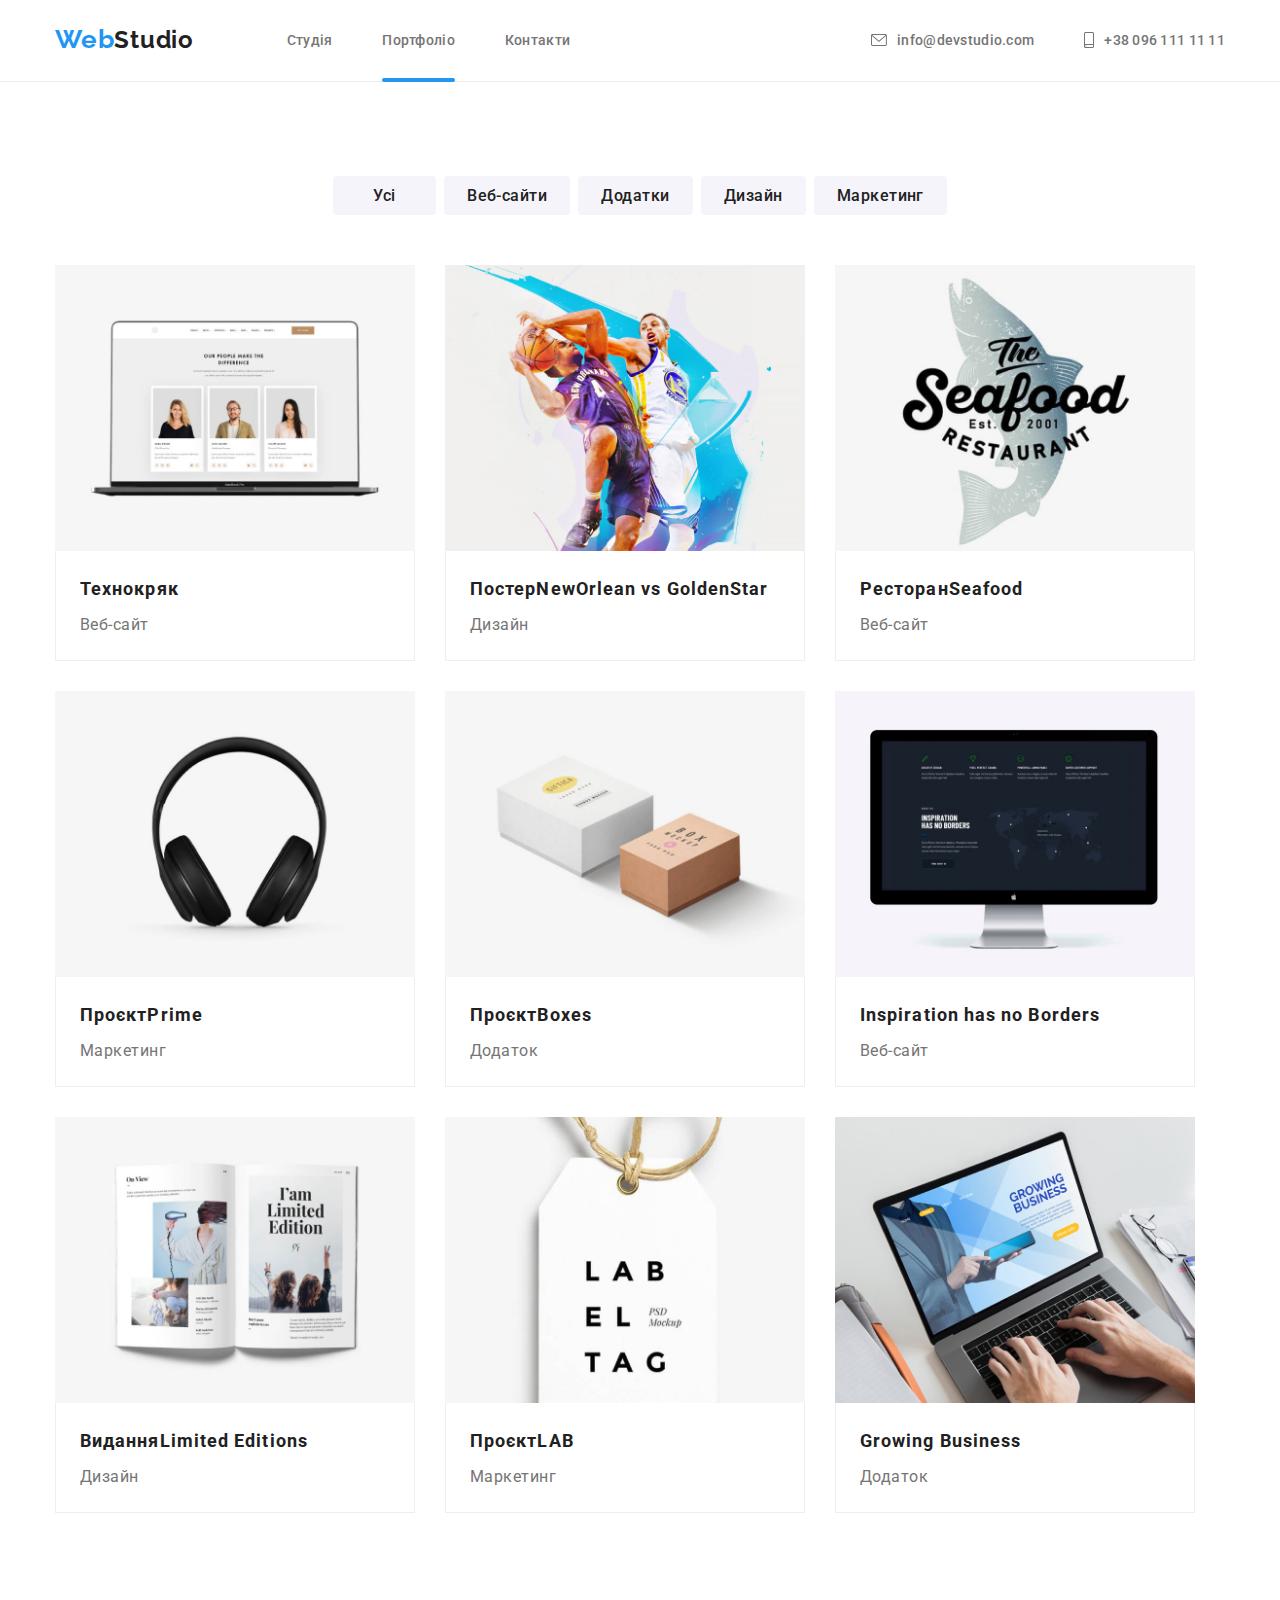
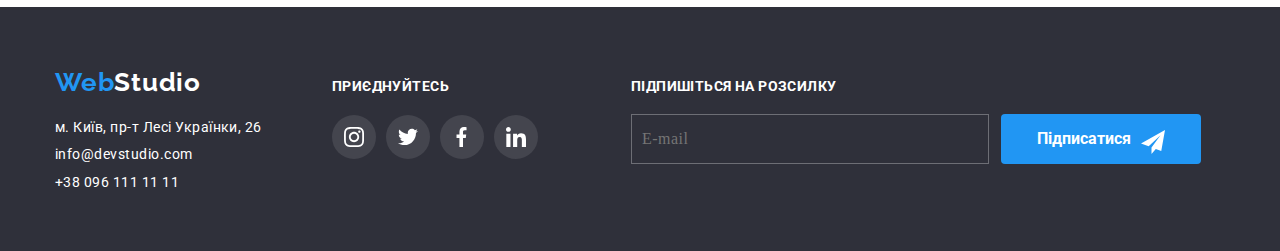
<file: portfolio.html>
<!DOCTYPE html>
<html lang="uk">
<head>
    <meta charset="UTF-8">
    <meta http-equiv="X-UA-Compatible" content="IE=edge">
    <meta name="viewport" content="width=device-width, initial-scale=1.0">
    <title>Portfolio</title>
    <link
        href="https://fonts.googleapis.com/css2?family=Raleway:wght@700&family=Roboto+Condensed:wght@700&family=Roboto:wght@400;500;700;900&display=swap"
        rel="stylesheet">
        <link rel="stylesheet" href="https://cdnjs.cloudflare.com/ajax/libs/modern-normalize/1.1.0/modern-normalize.min.css">
        <link rel="stylesheet" href="https://cdnjs.cloudflare.com/ajax/libs/animate.css/4.1.1/animate.min.css" />
 <link rel="stylesheet" href="./css/main.min.css">
</head>
<body>
    <!--navigation-->
    <header class="page-header">
        <div class=" conteiner main-container">
            <div class="naw-link">
        <nav class="navigation">
            <a href="./index.html" class="logo_header">Web<span class="logo_header--accent">Studio</span></a>
            <ul class=" navigation_list list">
                <li class="navigation_item"><a href="./index.html" class="navigation_link">Студія</a></li>
                <li class="navigation_item"><a href="#" class="navigation_link navigation_link--current ">Портфоліо</a></li>
                <li class="navigation_item"><a href="#" class="navigation_link">Контакти</a></li>
            </ul>
        </nav>
        <ul class=" contact_nav list">
            <li class="contact_list">
                <a href="mailto:info@devstudio.com" class="contact_item"> <svg viewBox="0 0 43 32" width="16" class="contact_icon">
                        <use xlink:href="./images/symbol-defs.svg#icon-envelope"></use>
                    </svg>info@devstudio.com </a>
            </li>
            <li class="contact_list">
                <a href="tel:+380961111111" class="contact_item"> <svg viewBox="0 0 20 32" width="10" class="contact_icon">
                        <use xlink:href="./images/symbol-defs.svg#icon-smartphone">
                    </svg> +38 096 111 11 11</a>
            </li>
        </ul>
        </div>
        </div>
    </header>
    <!--about main-->
    <main>
        <!--navigation portfolio-->
        <section class="section section-portfolio">
            <div class="conteiner conteiner-portfolio">
            <h1 class="visually-hidden">портфоліо</h1>
            <ul class="list filter">
                <li class="filter_button"><button type="button" class="buttons ">Усі</button></li>
                <li class="filter_button"><button type="button" class="buttons ">Веб-сайти</button></li>
                <li class="filter_button"><button type="button" class="buttons ">Додатки</button></li>
                <li class="filter_button"><button type="button" class="buttons ">Дизайн</button></li>
                <li class="filter_button"><button type="button" class="buttons ">Маркетинг</button></li>
            </ul>
            
    

        <!--portfolio-->

            <ul class=" cards list">
                <li class="cards_item">
                <a class="cards_link" href="#" target="_blank" rel="noopener norefere">
                    <div class="cards_wrap">
                    <img class="cards_img" src="./images/img1.jpg" alt="ноутбук" width="370">
                    <p class="cards_text ">Ресурс пропонує комплексні пропозиції з різним рівнем функціоналу та сервісів. Все це дозволить відвідувачу отримати
                    вичерпні відомості про компанію чи приватну особу.</p></div>
                    <div class="cards_name">
                    <h2 class="cards_title">Технокряк</h2>
                    <p class="cards_project">Веб-сайт</p>
                    </div>
                    </a>
                
                </li>
                <li class="cards_item">
                    <a class="cards_link" href="#" target="_blank" rel="noopener norefere">
                    <div class="cards_wrap">
                    <img class="cards_img" src="./images/img2.jpg" alt="баскетбол" width="370">
                    <p class="cards_text">Ресурс пропонує комплексні пропозиції з різним рівнем функціоналу та сервісів. Все це
                        дозволить відвідувачу отримати
                        вичерпні відомості про компанію чи приватну особу.</p>
                    </div>
                    <div class="cards_name">
                    <h2 class="cards_title">Постер<span>NewOrlean vs GoldenStar</span></h2>
                    <p class="cards_project">Дизайн</p>
                    </div>
                    </a>
                </li>
                <li class="cards_item">
                    
                    <a class="cards_link" href="#" target="_blank" rel="noopener noreferre">
                        <div class="cards_wrap">
                    <img class="cards_img" src="./images/img3.jpg" alt="ресторан" width="370">
                    <p class="cards_text">Ресурс пропонує комплексні пропозиції з різним рівнем функціоналу та сервісів. Все це
                        дозволить відвідувачу отримати
                        вичерпні відомості про компанію чи приватну особу.</p>
                    </div>
                    <div class="cards_name">
                    <h2 class="cards_title">Ресторан<span>Seafood</span></h2>
                    <p class="cards_project">Веб-сайт</p>
                    </div>
                </a>
                </li>
                
                <li class="cards_item">
                    
                    <a class="cards_link" href="#" target="_blank" rel="noopener noreferre">
                        <div class="cards_wrap">
                <img class="cards_img" src="./images/img4.jpg" alt="наушники" width="370">
                <p class="cards_text">Ресурс пропонує комплексні пропозиції з різним рівнем функціоналу та сервісів. Все це
                    дозволить відвідувачу отримати
                    вичерпні відомості про компанію чи приватну особу.</p>
                </div>
                <div class="cards_name">
                <h2 class="cards_title">Проєкт<span>Prime</span></h2>
                <p class="cards_project">Маркетинг</p>
                </div>
                </a>
                </li>
                <li class="cards_item">
                    
                    <a class="cards_link" href="#" target="_blank" rel="noopener noreferre">
                        <div class="cards_wrap">
                    <img class="cards_img" src="./images/img5.jpg" alt="дві коробочки" width="370">
                    <p class="cards_text">Ресурс пропонує комплексні пропозиції з різним рівнем функціоналу та сервісів. Все це
                        дозволить відвідувачу отримати
                        вичерпні відомості про компанію чи приватну особу.</p>
                    </div>
                    <div class="cards_name">
                    <h2 class="cards_title">Проєкт<span>Boxes</span></h2>
                    <p class="cards_project">Додаток</p>
                    </div>
                    </a>
                </li>
                <li class="cards_item">
                    
                    <a  class="cards_link" href="#" target="_blank" rel="noopener noreferre">
                        <div class="cards_wrap">
                    <img class="cards_img" src="./images/img6.jpg" alt="монітор" width="370">
                    <p class="cards_text">Ресурс пропонує комплексні пропозиції з різним рівнем функціоналу та сервісів. Все це
                        дозволить відвідувачу отримати
                        вичерпні відомості про компанію чи приватну особу.</p>
                    </div>
                    <div class="cards_name">
                    <h2 class="cards_title"><span>Inspiration has no Borders</span></h2>
                    <p class="cards_project">Веб-сайт</p>
                    </div>
                    </a>
                </li>
                <li class="cards_item">
                    
                    <a class="cards_link" href="#" target="_blank" rel="noopener noreferre">
                        <div class="cards_wrap">
                     <img class="cards_img" src="./images/img7.jpg" alt="журнал" width="370">
                    <p class="cards_text">Ресурс пропонує комплексні пропозиції з різним рівнем функціоналу та сервісів. Все це
                        дозволить відвідувачу отримати
                        вичерпні відомості про компанію чи приватну особу.</p>
                    </div>
                     <div class="cards_name">
                    <h2 class="cards_title">Видання<span>Limited Editions</span></h2>
                    <p class="cards_project">Дизайн</p>
                    </div>
                    </a>
                </li>
                <li class="cards_item">
                    
                    <a class="cards_link" href="#" target="_blank" rel="noopener noreferre">
                        <div class="cards_wrap">
                    <img class="cards_img" src="./images/img8.jpg" alt="бирка" width="370">
                    <p class="cards_text">Ресурс пропонує комплексні пропозиції з різним рівнем функціоналу та сервісів. Все це
                        дозволить відвідувачу отримати
                        вичерпні відомості про компанію чи приватну особу.</p>
                    </div>
                    <div class="cards_name">
                    <h2 class="cards_title">Проєкт<span>LAB</span></h2>
                    <p class="cards_project">Маркетинг</p>
                    </div>
                </a>
                </li>
                <li class="cards_item">
                    
                    <a class="cards_link" href="#" target="_blank" rel="noopener noreferre">
                        <div class="cards_wrap">
                    <img class="cards_img" src="./images/img9.jpg" alt="ноутбук" width="370">
                    <p class="cards_text">Ресурс пропонує комплексні пропозиції з різним рівнем функціоналу та сервісів. Все це
                        дозволить відвідувачу отримати
                        вичерпні відомості про компанію чи приватну особу.</p>
                    </div>
                    <div class="cards_name">
                    <h2 class="cards_title"><span>Growing Business</span></h2>
                    <p class="cards_project">Додаток</p>
                    </div>
                </a>
                </li>
            </ul>
            
            </div>
        </section>
    </main>

<!--abot footer-->
<footer class="footer">
    <div class=" conteiner footer-link">
        <div class=" conteiner-foot">
            <a href="./index.html" class="logo_foot">Web<span class="logo_foot--accent">Studio</span>
            </a>
            <address>
                <ul class="adress list">
                    <li class="adress_item">
                        <a href="https://maps.google.ua" target="_blank" rel="noopener noreferre" class="adress_link">м.
                            Київ, пр-т Лесі Українки, 26
                        </a>
                    </li>
                    <li class="adress_item">
                        <a href="mailto:info@devstudio.com" class="adress_link">info@devstudio.com</a>
                    </li>
                    <li class="adress_item">
                        <a href="tel:+380961111111" class="adress_link">+38 096 111 11 11</a>
                    </li>
                </ul>
            </address>
        </div>
        <div class="social_footer">
            <h4 class="social_title">приєднуйтесь</h4>
            <ul class="social list ">
                <li class="social_icon"> <a class="social_link" href=""> <svg width="20" height="20"
                        class="social_icon icon-instagram">
                        <use xlink:href="./images/symbol-defs.svg#icon-instagram "></use>
                    </svg></a></li>
                <li class="social_icon"><a class="social_link" href=""> <svg width="20" height="20"
                            class="social_icon icon-twitter">
                            <use xlink:href="./images/symbol-defs.svg#icon-twitter "></use>
                        </svg></a></li>
                <li class="social_icon"><a class="social_link" href=""> <svg width="20" height="20"
                            class="social_icon icon-facebook">
                            <use xlink:href="./images/symbol-defs.svg#icon-facebook "></use>
                        </svg></a></li>
                <li class="social_icon"><a class="social_link" href=""> <svg width="20" height="20"
                            class="social_icon icon-linkedin">
                            <use xlink:href="./images/symbol-defs.svg#icon-linkedin"></use>
                        </svg></a></li>
            </ul>
        </div>
        <div class="mailing_list">
            <p class="mailing_title">Підпишіться на розсилку</p>
            <ul class="mailing_form">
                <li class="mailing_link list"><label for="email"></label>
                    <input type="email" id="email" name="email" placeholder="E-mail">
                </li>
                <li class="mailing_link list"><button type="submit" class="footer-btn">Підписатися <svg width="24" height="24"
                            class="icon-send">
                            <use xlink:href="./images/symbol-defs.svg#icon-send"></use>
                        </svg></button>
                </li>
            </ul>
        </div> 
    </div>
</footer>
 </body>
</html>
</file>
<file: css/main.min.css>
h1,h2,h3,h4,h5,h6,ul,p{margin:0}ul{padding-left:0;margin:0}body{background-color:var(--background-color);color:var(--primary-text-color);font-family:Roboto,sans-serif;letter-spacing:.03em}a{text-decoration:none;-webkit-transition:250ms cubic-bezier(0.4, 0, 0.2, 1);transition:250ms cubic-bezier(0.4, 0, 0.2, 1)}.visually-hidden{position:absolute;white-space:nowrap;width:1px;height:1px;overflow:hidden;border:0;padding:0;clip:rect(0 0 0 0);-webkit-clip-path:inset(50%);clip-path:inset(50%);margin:-1px}.list{list-style:none}.conteiner{width:100%;padding-left:15px;padding-right:15px;padding:0 15px;margin:0 auto}@media screen and (min-width: 480px){.conteiner{width:480px}}@media screen and (min-width: 768px){.conteiner{width:768px}}@media screen and (min-width: 1200px){.conteiner{width:1200px}}:root{--primary-text-color: #757575;--title-text-color: #212121;--accent-text: #2196F3;--accent-battons-hover: #188CE8;--background-main-color: #F5F5F5;--background-second-color: #F5F4FA;--bacground-accent-color: #2F303A;--white-color: #FFFFFF;--background-footer-color: #2F303A;--color-wite-transporet: rgba(255, 255, 255, 0.6);--background-icon: #AFB1B8;--timing-function: cubic-bezier(0.4, 0, 0.2, 1) }.page-header{background-color:var(--color-wite-transporet);border-bottom:1px solid #ececec}.logo_header{color:var(--accent-text);font-weight:700;font-size:24px;line-height:1.16;letter-spacing:.03em;margin-right:87px;padding-top:24px;padding-bottom:25px;display:block;font-family:"Raleway",sans-serif;text-decoration:none}.logo_header--accent{color:var(--title-text-color);font-weight:700;font-size:24px;line-height:1.16;letter-spacing:.03em}@media screen and (min-width: 768px){.logo_header{margin-right:87px}}@media screen and (min-width: 1200px){.logo_header{font-weight:700;font-size:26px;line-height:1.19;letter-spacing:.03em;margin-right:93px;padding-top:24px;padding-bottom:25px}}.naw-link{display:-webkit-box;display:-ms-flexbox;display:flex;-webkit-box-align:center;-ms-flex-align:center;align-items:center;width:100%;-webkit-box-pack:justify;-ms-flex-pack:justify;justify-content:space-between}.navigation{display:-webkit-box;display:-ms-flexbox;display:flex;-webkit-box-align:center;-ms-flex-align:center;align-items:center}@media screen and (max-width: 768px){.navigation_list{display:none}}@media screen and (min-width: 768px){.navigation_list{display:-webkit-box;display:-ms-flexbox;display:flex}}.navigation_list .navigation_item{margin-right:50px}.navigation_list .navigation_item:last-child{margin-right:0}.navigation_list .navigation_link{font-weight:500;font-size:14px;line-height:1.2;letter-spacing:.02em;display:block;padding-top:32px;padding-bottom:32px;color:var(--primary-text-color);text-decoration:none}.navigation_list .navigation_link:hover,.navigation_list .navigation_link:focus{color:var(--accent-text)}.navigation_link--current{color:var(--accent-text);position:relative;display:block}.navigation_link--current::after{content:"";color:var(--accent-text);position:absolute;display:block;width:100%;height:4px;background-color:var(--accent-text);border-radius:2px;left:0;bottom:-1px}.contact_icon{margin-right:10px;fill:currentColor}.contact_item{-webkit-box-align:center;-ms-flex-align:center;align-items:center}@media screen and (max-width: 768px){.contact_nav{display:none}}@media screen and (min-width: 768px){.contact_nav{-ms-flex-wrap:wrap;flex-wrap:wrap;display:block}}@media screen and (min-width: 1200px){.contact_nav{-ms-flex-wrap:nowrap;flex-wrap:nowrap;display:-webkit-box;display:-ms-flexbox;display:flex}}.contact_nav.contact_item:hover,.contact_nav .contact_item:focus{color:var(--accent-text)}@media screen and (min-width: 1200px){.contact_list:first-of-type{margin-right:50px}}.contact_list:hover svg,.contact_list:focus svg{fill:var(--accent-text)}.contact_list .contact_item{margin-right:0;font-weight:500;font-size:14px;line-height:1.2;letter-spacing:.02em;color:var(--primary-text-color);text-decoration:none}@media screen and (min-width: 1200px){.contact_list .contact_item{display:-webkit-box;display:-ms-flexbox;display:flex;padding-top:32px;padding-bottom:32px}}@media screen and (min-width: 768px){.contact_list{margin-bottom:10px;margin-right:0 auto}}@media screen and (min-width: 1200px){.contact_list{margin-bottom:0px;margin-right:0 auto}}.contact_nav .contact_item:hover,.contact_nav .contact_item:focus{color:var(--accent-text)}.contact_nav .contact_item.current{color:var(--accent-text)}@media screen and (min-width: 768px){.contact_list:last-child{margin-bottom:0px}}.hero{width:100%;background-image:-webkit-gradient(linear, left top, left bottom, from(rgba(47, 48, 58, 0.4)), to(rgba(47, 48, 58, 0.4))),url(../images/header-mobail-1x.jpg);background-image:linear-gradient(rgba(47, 48, 58, 0.4), rgba(47, 48, 58, 0.4)),url(../images/header-mobail-1x.jpg);background-repeat:no-repeat;background-size:cover;text-align:center;padding-top:118px;padding-bottom:118px;max-width:1600px;margin:0 auto}@media screen and (min-device-pixel-ratio: 2),(min-device-pixel-ration: 192dpi),(min-device-pixel-ration: 2dppx){.hero{background-image:-webkit-gradient(linear, left top, left bottom, from(rgba(47, 48, 58, 0.4)), to(rgba(47, 48, 58, 0.4))),url(../images/header-mobail-2x.jpg);background-image:linear-gradient(rgba(47, 48, 58, 0.4), rgba(47, 48, 58, 0.4)),url(../images/header-mobail-2x.jpg)}}@media screen and (min-width: 768px){.hero{background-image:-webkit-gradient(linear, left top, left bottom, from(rgba(47, 48, 58, 0.4)), to(rgba(47, 48, 58, 0.4))),url(../images/header-tablet-1x.jpg);background-image:linear-gradient(rgba(47, 48, 58, 0.4), rgba(47, 48, 58, 0.4)),url(../images/header-tablet-1x.jpg)}}@media screen and (min-width: 768px)and (min-device-pixel-ratio: 2),screen and (min-width: 768px)and (min-device-pixel-ration: 192dpi),screen and (min-width: 768px)and (min-device-pixel-ration: 2dppx){.hero{background-image:-webkit-gradient(linear, left top, left bottom, from(rgba(47, 48, 58, 0.4)), to(rgba(47, 48, 58, 0.4))),url(../images/header-tablet-2x.jpg);background-image:linear-gradient(rgba(47, 48, 58, 0.4), rgba(47, 48, 58, 0.4)),url(../images/header-tablet-2x.jpg)}}@media screen and (min-width: 1200px){.hero{padding-top:200px;padding-bottom:200px;background-image:-webkit-gradient(linear, left top, left bottom, from(rgba(47, 48, 58, 0.4)), to(rgba(47, 48, 58, 0.4))),url(../images/heroimg.gpg.jpg);background-image:linear-gradient(rgba(47, 48, 58, 0.4), rgba(47, 48, 58, 0.4)),url(../images/heroimg.gpg.jpg)}}@media screen and (min-width: 1200px)and (min-device-pixel-ratio: 2),screen and (min-width: 1200px)and (min-device-pixel-ration: 192dpi),screen and (min-width: 1200px)and (min-device-pixel-ration: 2dppx){.hero{background-image:-webkit-gradient(linear, left top, left bottom, from(rgba(47, 48, 58, 0.4)), to(rgba(47, 48, 58, 0.4))),url(../images/header-desktop-2x.jpg);background-image:linear-gradient(rgba(47, 48, 58, 0.4), rgba(47, 48, 58, 0.4)),url(../images/header-desktop-2x.jpg)}}.hero_title{max-width:696px;margin:0 auto 30px;font-weight:900;font-size:26px;line-height:1.6;letter-spacing:.06em;color:var(--white-color);text-align:center;text-transform:uppercase}@media screen and (min-width: 768px){.hero_title{max-width:360px}}@media screen and (min-width: 1200px){.hero_title{font-weight:900;font-size:44px;line-height:1.4;letter-spacing:.06em;max-width:696px}}.buttons_hero{color:var(--white-color);background-color:var(--accent-text);font-family:Roboto;font-weight:700;font-size:16px;line-height:1.8;letter-spacing:.06em;cursor:pointer;border-radius:4px;padding:10px 32px;min-width:216px;text-align:center;border:1px solid rgba(0,0,0,0);-webkit-transition:background-color 250ms cubic-bezier(0.4, 0, 0.2, 1);transition:background-color 250ms cubic-bezier(0.4, 0, 0.2, 1)}.buttons_hero:hover,.buttons_hero:focus{background-color:var(--accent-battons-hover)}.container-about{width:480px;margin:0 auto;padding-top:60px;padding-bottom:60px}@media screen and (min-width: 768px){.container-about{width:768px}}@media screen and (min-width: 1200px){.container-about{width:1200px;padding-top:94px;padding-bottom:94px}}.feauter-icon{display:-webkit-box;display:-ms-flexbox;display:flex;-webkit-box-align:center;-ms-flex-align:center;align-items:center;-webkit-box-pack:center;-ms-flex-pack:center;justify-content:center;border-radius:4px;background-color:#f5f4fa;margin-bottom:30px;padding:25px 190px;width:450px}@media screen and (min-width: 768px){.feauter-icon{width:354px;padding:25px 142px}}@media screen and (min-width: 1200px){.feauter-icon{padding:25px 100px;width:270px}}.section .section-title{font-weight:700;font-size:28px;line-height:1.7;letter-spacing:.03em;color:var(--title-text-color);text-align:center;margin-bottom:30px}@media screen and (min-width: 1200px){.section .section-title{margin-bottom:50px;font-weight:700;font-size:36px;line-height:1.2;letter-spacing:.03em}}@media screen and (min-width: 768px){.feature{display:-webkit-box;display:-ms-flexbox;display:flex;-ms-flex-wrap:wrap;flex-wrap:wrap;gap:30px}}.feature .title{font-weight:700;font-size:14px;line-height:1.2;letter-spacing:.03em;color:var(--title-text-color);text-align:center;text-transform:uppercase;margin-bottom:10px}@media screen and (min-width: 768px){.feature .title{text-align:left}}.feature .text-feature{font-weight:400;font-size:14px;line-height:1.7}@media screen and (min-width: 768px){.feature .text-feature{width:354px;display:block}}@media screen and (min-width: 1200px){.feature .text-feature{width:270px;display:block}}.feauter-item{margin-bottom:30px}@media screen and (min-width: 768px){.feauter-item{-ms-flex-preferred-size:calc(50% - 30px);flex-basis:calc(50% - 30px);gap:30px;margin-bottom:0px}}@media screen and (min-width: 1200px){.feauter-item{-ms-flex-preferred-size:calc(25% - 30px);flex-basis:calc(25% - 30px);margin-bottom:0px}}.feauter-item:last-child{margin-bottom:0px}@media screen and (min-width: 1200px){.feature :first-child{margin-left:0px}}.section-prodgect{margin:0 auto;width:480px;display:none}@media screen and (min-width: 768px){.section-prodgect{width:768px;display:none}}@media screen and (min-width: 1200px){.section-prodgect{width:1200px;padding-bottom:94px;display:block}}.prodgect-list{display:-webkit-box;display:-ms-flexbox;display:flex}.prodgect-item{-ms-flex-preferred-size:33.3333333333%;flex-basis:33.3333333333%;margin-right:30px}.prodgect-item:last-of-type{margin-right:0}.img-item{display:block}.item-details{position:relative;overflow:hidden}.text{position:absolute;top:76%;left:0%;min-width:370px;min-height:70px;-webkit-transform:translateY(100%);transform:translateY(100%);background-color:rgba(47,48,58,.8);-webkit-transition:250ms cubic-bezier(0.4, 0, 0.2, 1);transition:250ms cubic-bezier(0.4, 0, 0.2, 1);font-weight:700;font-size:14px;line-height:1.14;letter-spacing:.03em;font-family:roboto;color:var(--white-color);padding-left:107px;padding-top:27px;text-transform:uppercase}.prodgect-item:hover .text{-webkit-transform:translateY(0);transform:translateY(0)}.section-employees{margin:0 auto;padding-top:60px;padding-bottom:60px;background-color:var(--background-second-color)}@media screen and (min-width: 1200px){.section-employees{width:1200px;padding-top:94px;padding-bottom:94px}}@media screen and (min-width: 768px){.employees{display:-webkit-box;display:-ms-flexbox;display:flex;-ms-flex-wrap:wrap;flex-wrap:wrap;gap:30px;margin-right:-30px}}.employees-item{text-align:center;width:450px;margin-bottom:30px;-webkit-box-shadow:0px 1px 3px rgba(0,0,0,.12),0px 1px 1px rgba(0,0,0,.14),0px 2px 1px rgba(0,0,0,.2);box-shadow:0px 1px 3px rgba(0,0,0,.12),0px 1px 1px rgba(0,0,0,.14),0px 2px 1px rgba(0,0,0,.2)}@media screen and (min-width: 768px){.employees-item{display:block;margin-bottom:0px;-ms-flex-preferred-size:calc(50% - 30px);flex-basis:calc(50% - 30px);width:354px}}@media screen and (min-width: 1200px){.employees-item{display:block;-ms-flex-preferred-size:calc(25% - 30px);flex-basis:calc(25% - 30px);margin-bottom:0px;width:270px}}.employees-item:last-child{margin-bottom:0px}.item-employees{width:100%}.employees .coworcer{font-weight:500;font-size:16px;line-height:1.2;letter-spacing:.03em;color:var(--title-text-color);margin-bottom:10px}.coworcer .work{font-weight:400;font-size:16px;line-height:1.2;letter-spacing:.03em}.work{margin-bottom:16px}.text-worker{padding-top:30px;padding-bottom:30px;background-color:var(--color-wite-transporet)}.link-li{width:44px;height:44px}.icon-link{display:-webkit-box;display:-ms-flexbox;display:flex;-webkit-box-pack:center;-ms-flex-pack:center;justify-content:center;-webkit-box-align:center;-ms-flex-align:center;align-items:center;gap:10px}.link-a{width:100%;height:100%;display:-webkit-box;display:-ms-flexbox;display:flex;-webkit-box-pack:center;-ms-flex-pack:center;justify-content:center;-webkit-box-align:center;-ms-flex-align:center;align-items:center;border-radius:50%;fill:var(--background-icon);-webkit-transition:fill 250ms cubic-bezier(0.4, 0, 0.2, 1);transition:fill 250ms cubic-bezier(0.4, 0, 0.2, 1)}.link-a:hover,.link-a:focus{fill:var(--white-color);color:var(--white-color);border-radius:50%;background:var(--accent-text)}.section-clients{width:480px;margin:0 auto;padding-top:60px;padding-bottom:60px}@media screen and (min-width: 768px){.section-clients{width:768px}}@media screen and (min-width: 1200px){.section-clients{width:1200px;padding-top:94px;padding-bottom:94px}}.clients{display:-webkit-box;display:-ms-flexbox;display:flex;-ms-flex-wrap:wrap;flex-wrap:wrap;-webkit-box-pack:center;-ms-flex-pack:center;justify-content:center;-webkit-box-align:center;-ms-flex-align:center;align-items:center;gap:30px}@media screen and (min-width: 1200px){.clients{-ms-flex-wrap:nowrap;flex-wrap:nowrap}}.clients_item{width:210px;height:92px}@media screen and (min-width: 768px){.clients_item{width:226px;height:92px;-ms-flex-preferred-size:calc(33.3333333333% - 30px);flex-basis:calc(33.3333333333% - 30px)}}@media screen and (min-width: 1200px){.clients_item{width:170px;height:92px}}.clients_icon{fill:var(--background-icon);-webkit-transition:fill 250ms cubic-bezier(0.4, 0, 0.2, 1);transition:fill 250ms cubic-bezier(0.4, 0, 0.2, 1)}.clients_link{width:100%;height:100%;display:-webkit-box;display:-ms-flexbox;display:flex;-webkit-box-align:center;-ms-flex-align:center;align-items:center;-webkit-box-pack:center;-ms-flex-pack:center;justify-content:center;border:1px solid var(--background-icon);border-radius:4px}.clients_link:hover .clients_icon,.clients_link:focus .clients_icon{fill:#2196f3}.clients_link:hover,.clients_link:focus{border:1px solid #2196f3;border-radius:4px}@media screen and (min-width: 768px){.clients_link{width:226px}}@media screen and (min-width: 1200px){.clients_link{width:170px}}.footer{background-color:var(--background-footer-color);margin:0 auto;padding-bottom:60px;padding-top:60px}@media screen and (min-width: 1200px){.footer-link{padding-top:0px;display:-webkit-box;display:-ms-flexbox;display:flex;-webkit-box-align:baseline;-ms-flex-align:baseline;align-items:baseline}}@media screen and (min-width: 768px){.footer-tablet{display:-webkit-box;display:-ms-flexbox;display:flex;-webkit-box-align:baseline;-ms-flex-align:baseline;align-items:baseline;-webkit-box-pack:center;-ms-flex-pack:center;justify-content:center}}.conteiner-foot{text-align:center}@media screen and (min-width: 1200px){.conteiner-foot{text-align:left}}.logo_foot{display:inline-block;text-align:center;font-weight:700;font-size:24px;line-height:1.16;letter-spacing:.03em;color:var(--accent-text);font-family:Raleway,sans-serif;margin-bottom:20px}@media screen and (min-width: 1200px){.logo_foot{text-align:left;font-weight:700;font-size:26px;line-height:1.19;letter-spacing:.03em}}.logo_foot--accent{color:var(--white-color)}.adress .adress_link{color:var(--white-color);font-style:normal;font-family:roboto;text-decoration:none;font-size:14px}.adress .adress_link:hover,.adress .adress_link:focus{color:var(--accent-text)}.adress .adress_link :last-child{margin-bottom:0px}.adress_item{margin-bottom:9px}.adress_item:last-child{margin-bottom:0px}.adress_link--curent{font-style:normal;font-family:roboto;text-decoration:none;font-size:14px;color:rgba(255,255,255,.6);text-align:center}.adress_link--curent:hover,.adress_link--curent:focus{color:var(--accent-text)}.social_footer{margin-top:60px}@media screen and (min-width: 768px){.social_footer{margin-left:165px;margin-top:0px}}@media screen and (min-width: 1200px){.social_footer{margin-left:70px}}.social_title{margin-bottom:20px;text-align:center;font-weight:700;font-size:14px;line-height:1.14;letter-spacing:.03em;font-family:Roboto;color:var(--white-color);text-transform:uppercase}@media screen and (min-width: 768px){.social_title{display:inline-block}}@media screen and (min-width: 1200px){.social_title{text-align:left;display:inline-block}}.social{display:-webkit-box;display:-ms-flexbox;display:flex;gap:10px;-webkit-box-pack:center;-ms-flex-pack:center;justify-content:center}@media screen and (min-width: 768px){.social{-webkit-box-pack:left;-ms-flex-pack:left;justify-content:left}}@media screen and (min-width: 1200px){.social{-webkit-box-pack:left;-ms-flex-pack:left;justify-content:left}}.social_icon{display:inline-block;fill:var(--white-color)}.social_link{-webkit-box-pack:center;-ms-flex-pack:center;justify-content:center;display:-webkit-box;display:-ms-flexbox;display:flex;-webkit-box-align:center;-ms-flex-align:center;align-items:center;width:44px;height:44px;border-radius:50%;background-color:rgba(255,255,255,.1)}.social_link:hover,.social_link:focus{border-radius:50%;background-color:var(--accent-battons-hover)}.mailing_list{margin-top:60px;text-align:center}@media screen and (min-width: 768px){.mailing_list{-webkit-box-align:baseline;-ms-flex-align:baseline;align-items:baseline}}@media screen and (min-width: 1200px){.mailing_list{margin-left:93px;text-align:left;margin-top:0px}}.mailing_title{text-align:center;font-weight:700;font-size:14px;line-height:1.1;letter-spacing:.03em;margin-bottom:20px;font-family:roboto;color:var(--white-color);text-transform:uppercase}@media screen and (min-width: 1200px){.mailing_title{display:inline-block;text-align:left}}@media screen and (min-width: 1200px){.mailing_link{display:-webkit-box;display:-ms-flexbox;display:flex}}.mailing_link input:hover,.mailing_link input:focus{border-color:var(--accent-text)}.icon-send{position:absolute;margin-left:10px}@media screen and (min-width: 1200px){.mailing_form{display:-webkit-box;display:-ms-flexbox;display:flex}}.mailing_link input{font-weight:400;font-size:16px;line-height:1.15;letter-spacing:.03em;background-color:var(--background-footer-color);border:1px solid rgba(255,255,255,.3);width:450px;height:50px;padding:10px;font-family:robota;color:var(--white-color);margin-bottom:20px}@media screen and (min-width: 1200px){.mailing_link input{width:358px;margin-right:12px;margin-left:0}}.footer-btn{border-color:none;border-style:none;width:200px;height:50px;padding:10px 28px;padding-right:62px;cursor:pointer;background-color:var(--accent-text);color:var(--white-color);border-radius:4px;-webkit-transition:background-color 250ms cubic-bezier(0.4, 0, 0.2, 1);transition:background-color 250ms cubic-bezier(0.4, 0, 0.2, 1);position:relative;font-family:roboto;font-weight:700}.footer-btn:hover,.footer-btn:focus{background-color:var(--accent-battons-hover);-webkit-transition:background-color opacity 250ms cubic-bezier(0.4, 0, 0.2, 1);transition:background-color opacity 250ms cubic-bezier(0.4, 0, 0.2, 1)}.section-portfolio{padding-top:94px;padding-bottom:94px}.filter{display:-webkit-box;display:-ms-flexbox;display:flex;-webkit-box-pack:center;-ms-flex-pack:center;justify-content:center;margin-bottom:50px}.filter_button{margin-left:8px}.filter_button:first-of-type{margin-left:0}.buttons{cursor:pointer;border-radius:4px;padding:6px 22px;min-width:103px;border:1px solid rgba(0,0,0,0);-webkit-transition:background-color 250ms cubic-bezier(0.4, 0, 0.2, 1);transition:background-color 250ms cubic-bezier(0.4, 0, 0.2, 1);font-weight:500;font-size:16px;line-height:1.6;letter-spacing:.03em;background-color:var(--background-second-color);color:var(--title-text-color);font-family:Roboto}.buttons:hover,.buttons:focus{background-color:var(--accent-text);border:1px solid rgba(0,0,0,0);color:var(--white-color);-webkit-box-shadow:0px 4px 4px rgba(0,0,0,.25);box-shadow:0px 4px 4px rgba(0,0,0,.25)}.cards{padding:0;display:-webkit-box;display:-ms-flexbox;display:flex;-ms-flex-wrap:wrap;flex-wrap:wrap;gap:30px}.cards>.cards_item{-ms-flex-preferred-size:calc(33.3333333333% - 30px);flex-basis:calc(33.3333333333% - 30px)}.cards_img{display:block;max-width:100%}.cards_name{padding:20px 24px;border:1px solid #eee;border-top:none}.cards_title{font-weight:700;font-size:18px;line-height:2;letter-spacing:.06em;color:var(--title-text-color);margin-bottom:4px}.cards_project{font-weight:400;font-size:16px;line-height:1.8;letter-spacing:.03em;color:var(--primary-text-color)}.cards_link{display:block}.cards_link cards_link:hover,.cards_link:focus{-webkit-box-shadow:0px 4px 4px rgba(0,0,0,.25);box-shadow:0px 4px 4px rgba(0,0,0,.25)}.cards_wrap{position:relative;overflow:hidden}.cards_text{position:absolute;top:0;left:0;height:100%;padding:63px 24px;-webkit-transform:translateY(100%);transform:translateY(100%);-webkit-transition:250ms cubic-bezier(0.4, 0, 0.2, 1);transition:250ms cubic-bezier(0.4, 0, 0.2, 1);font-weight:400;font-size:18px;line-height:1.5;letter-spacing:.03em;background:rgba(33,150,243,.9);color:var(--white-color);font-family:roboto}.cards_link:hover .cards_text{-webkit-transform:translateY(0);transform:translateY(0)}.backdrop{position:fixed;top:0;left:0;width:100%;height:100%;background:rgba(0,0,0,.2);-webkit-transition:visibility 250ms cubic-bezier(0.4, 0, 0.2, 1),opacity 250ms cubic-bezier(0.4, 0, 0.2, 1);transition:visibility 250ms cubic-bezier(0.4, 0, 0.2, 1),opacity 250ms cubic-bezier(0.4, 0, 0.2, 1)}.modal{position:absolute;top:50%;left:50%;-webkit-transform:translate(-50%, -50%);transform:translate(-50%, -50%);padding:40px;min-width:450px;min-height:609px;-webkit-transition:opacity 250ms cubic-bezier(0.4, 0, 0.2, 1);transition:opacity 250ms cubic-bezier(0.4, 0, 0.2, 1);background-color:var(--white-color)}@media screen and (min-width: 1200px){.modal{min-width:528px;min-height:581px}}.modal:hover{-webkit-transition:opacity 250ms cubic-bezier(0.4, 0, 0.2, 1);transition:opacity 250ms cubic-bezier(0.4, 0, 0.2, 1)}.close-button{position:absolute;width:30px;height:30px;left:93%;bottom:93%;border-radius:50%;background:var(--white-color);border:1px solid rgba(0,0,0,.1);cursor:pointer;-webkit-transition:fill 250ms cubic-bezier(0.4, 0, 0.2, 1);transition:fill 250ms cubic-bezier(0.4, 0, 0.2, 1)}.close-button:hover,.close-button:focus{fill:var(--accent-battons-hover)}.is-hidden{opacity:0;visibility:hidden;pointer-events:none}.modal-title{font-weight:700;font-size:20px;line-height:1.1;letter-spacing:.03em;font-family:roboto;color:#212121;text-align:center;margin-bottom:12px}.form-element{display:-webkit-box;display:-ms-flexbox;display:flex;-webkit-box-orient:vertical;-webkit-box-direction:normal;-ms-flex-direction:column;flex-direction:column;margin-bottom:10px}.form-element label{font-weight:400;font-size:12px;line-height:1.1;letter-spacing:.01em;margin-bottom:4px;font-family:roboto}.form-element input{border:none;outline:none;height:40px;border:1px solid rgba(33,33,33,.2);border-radius:4px;padding-left:42px;width:100%;-webkit-transition:fill 250ms cubic-bezier(0.4, 0, 0.2, 1);transition:fill 250ms cubic-bezier(0.4, 0, 0.2, 1)}.form-element input:hover,.form-element inputt:focus{border:1px solid var(--accent-text);-webkit-transition:opacity 250ms cubic-bezier(0.4, 0, 0.2, 1);transition:opacity 250ms cubic-bezier(0.4, 0, 0.2, 1)}.coment{font-weight:400;font-size:12px;line-height:1.1;letter-spacing:.01em;margin-bottom:4px;font-family:roboto}@media screen and (min-width: 1200px){.coment{font-weight:400;font-size:14px;line-height:1.1;letter-spacing:.01em}}.chekbox-form{margin-top:20px}.form-btn{display:-webkit-box;display:-ms-flexbox;display:flex;margin:0 auto;-webkit-box-align:center;-ms-flex-align:center;align-items:center;border-color:none;border-style:none;border-color:rgba(0,0,0,0);padding:10px 52px;margin-top:30px;background-color:var(--accent-text);color:var(--white-color);cursor:pointer;border-radius:4px;-webkit-box-shadow:0px 4px 4px rgba(0,0,0,.25);box-shadow:0px 4px 4px rgba(0,0,0,.25);-webkit-transition:background-color 250ms cubic-bezier(0.4, 0, 0.2, 1);transition:background-color 250ms cubic-bezier(0.4, 0, 0.2, 1)}.form-btn:hover,.form-btn:focus{background-color:#188ce8;-webkit-transition:background-color opacity 250ms cubic-bezier(0.4, 0, 0.2, 1);transition:background-color opacity 250ms cubic-bezier(0.4, 0, 0.2, 1)}.input-wrap{position:relative}.form-element svg{position:absolute;top:50%;left:12px;translate:0 -50%;fill:#212121;-webkit-transition:fill 250ms cubic-bezier(0.4, 0, 0.2, 1);transition:fill 250ms cubic-bezier(0.4, 0, 0.2, 1)}.form-element input:focus+svg,.form-element input:hover+svg{fill:var(--accent-text);-webkit-transition:fill opacity 250ms cubic-bezier(0.4, 0, 0.2, 1),color opacity 250ms cubic-bezier(0.4, 0, 0.2, 1);transition:fill opacity 250ms cubic-bezier(0.4, 0, 0.2, 1),color opacity 250ms cubic-bezier(0.4, 0, 0.2, 1)}.form-element textarea{border-color:none;border-style:none;outline:none;width:370px;height:138px;padding:15px;margin-bottom:20px;border:1px solid rgba(33,33,33,.2);border-radius:4px;-webkit-transition:border opacity 250ms cubic-bezier(0.4, 0, 0.2, 1);transition:border opacity 250ms cubic-bezier(0.4, 0, 0.2, 1)}@media screen and (min-width: 1200px){.form-element textarea{width:448px;height:120px}}.form-element textarea:hover,.form-element textarea:focus{border:1px solid #2196f3;border-radius:4px;-webkit-transition:border opacity 250ms cubic-bezier(0.4, 0, 0.2, 1),color opacity 250ms cubic-bezier(0.4, 0, 0.2, 1);transition:border opacity 250ms cubic-bezier(0.4, 0, 0.2, 1),color opacity 250ms cubic-bezier(0.4, 0, 0.2, 1)}.link-aria{color:var(--accent-text);text-decoration:underline}.accept{font-weight:400;font-size:12px;line-height:1.6;letter-spacing:.03em;display:-webkit-box;display:-ms-flexbox;display:flex;-webkit-box-pack:center;-ms-flex-pack:center;justify-content:center;font-family:roboto}@media screen and (min-width: 1200px){.accept{font-weight:400;font-size:14px;line-height:1.7;letter-spacing:.03em}}.label-accept{display:-webkit-box;display:-ms-flexbox;display:flex}.checkbox{border-radius:4px;border:2px solid #000;width:16px;height:15px;display:-webkit-box;display:-ms-flexbox;display:flex;-webkit-box-align:center;-ms-flex-align:center;align-items:center;display:flex;margin-right:7px}.accept input:checked+.label-accept .checkbox{background:var(--accent-text);border:2px solid var(--accent-text);border-radius:4px;-webkit-transition:border opacity 250ms cubic-bezier(0.4, 0, 0.2, 1),color opacity 250ms cubic-bezier(0.4, 0, 0.2, 1);transition:border opacity 250ms cubic-bezier(0.4, 0, 0.2, 1),color opacity 250ms cubic-bezier(0.4, 0, 0.2, 1)}.menu-container{position:fixed;padding:48px 15px;top:0;right:0;width:100vw;height:100vh;z-index:999;-webkit-transform:translateX(100%);transform:translateX(100%);-webkit-transition:-webkit-transform 250ms ease-in-out;transition:-webkit-transform 250ms ease-in-out;transition:transform 250ms ease-in-out;transition:transform 250ms ease-in-out, -webkit-transform 250ms ease-in-out;width:480px;height:796px;background-color:#fff}@media screen and (min-width: 768px){.menu-container{width:768px;display:none}}.main-container{display:-webkit-box;display:-ms-flexbox;display:flex}.menu-container.is-open{-webkit-transform:translateX(0);transform:translateX(0)}.menu-toggle{margin-left:auto;cursor:pointer;display:-webkit-box;display:-ms-flexbox;display:flex;-webkit-box-align:center;-ms-flex-align:center;align-items:center;-webkit-box-pack:justify;-ms-flex-pack:justify;justify-content:space-between;margin-right:0px;background-color:#fff;min-height:40px;min-width:40px;border-radius:4px;border:1px solid rgba(0,0,0,0)}@media screen and (min-width: 768px){.menu-toggle{display:none}}.mobail-nav{margin-bottom:32px}.mobail-nav:last-of-type{margin-bottom:0px}.mobail-contact{margin-bottom:32px}.mobail-contact:last-of-type{margin-bottom:0px}.mobile-menu-contact{margin-top:230px}.mobail-social{display:inline-block;margin-left:20px;margin-top:54px;padding-right:10px;border-right:1px solid rgba(33,33,33,.2)}.mobail-social:first-of-type{margin-left:0px}.mobail-link{font-weight:500;font-size:40px;line-height:1.17;letter-spacing:.02em;color:#212121}.mobail-link:hover,.mobail-link:focus{color:var(#2196F3)}.current{color:#2196f3;border-bottom:2px solid #2196f3}.mobail-phone{font-weight:500;font-size:34px;line-height:1.17;letter-spacing:.02em;color:#2196f3}.mobail-mail{font-weight:500;font-size:24px;line-height:1.16;letter-spacing:.02em;color:#757575}.mobail-social-link{font-weight:500;font-size:18px;line-height:1.2;letter-spacing:.02em;color:#2196f3}.icon-menu-open{fill:#212121}.icon-close-menu:hover,.icon-close-menu:focus{fill:#2196f3}/*# sourceMappingURL=main.min.css.map */
</file>
